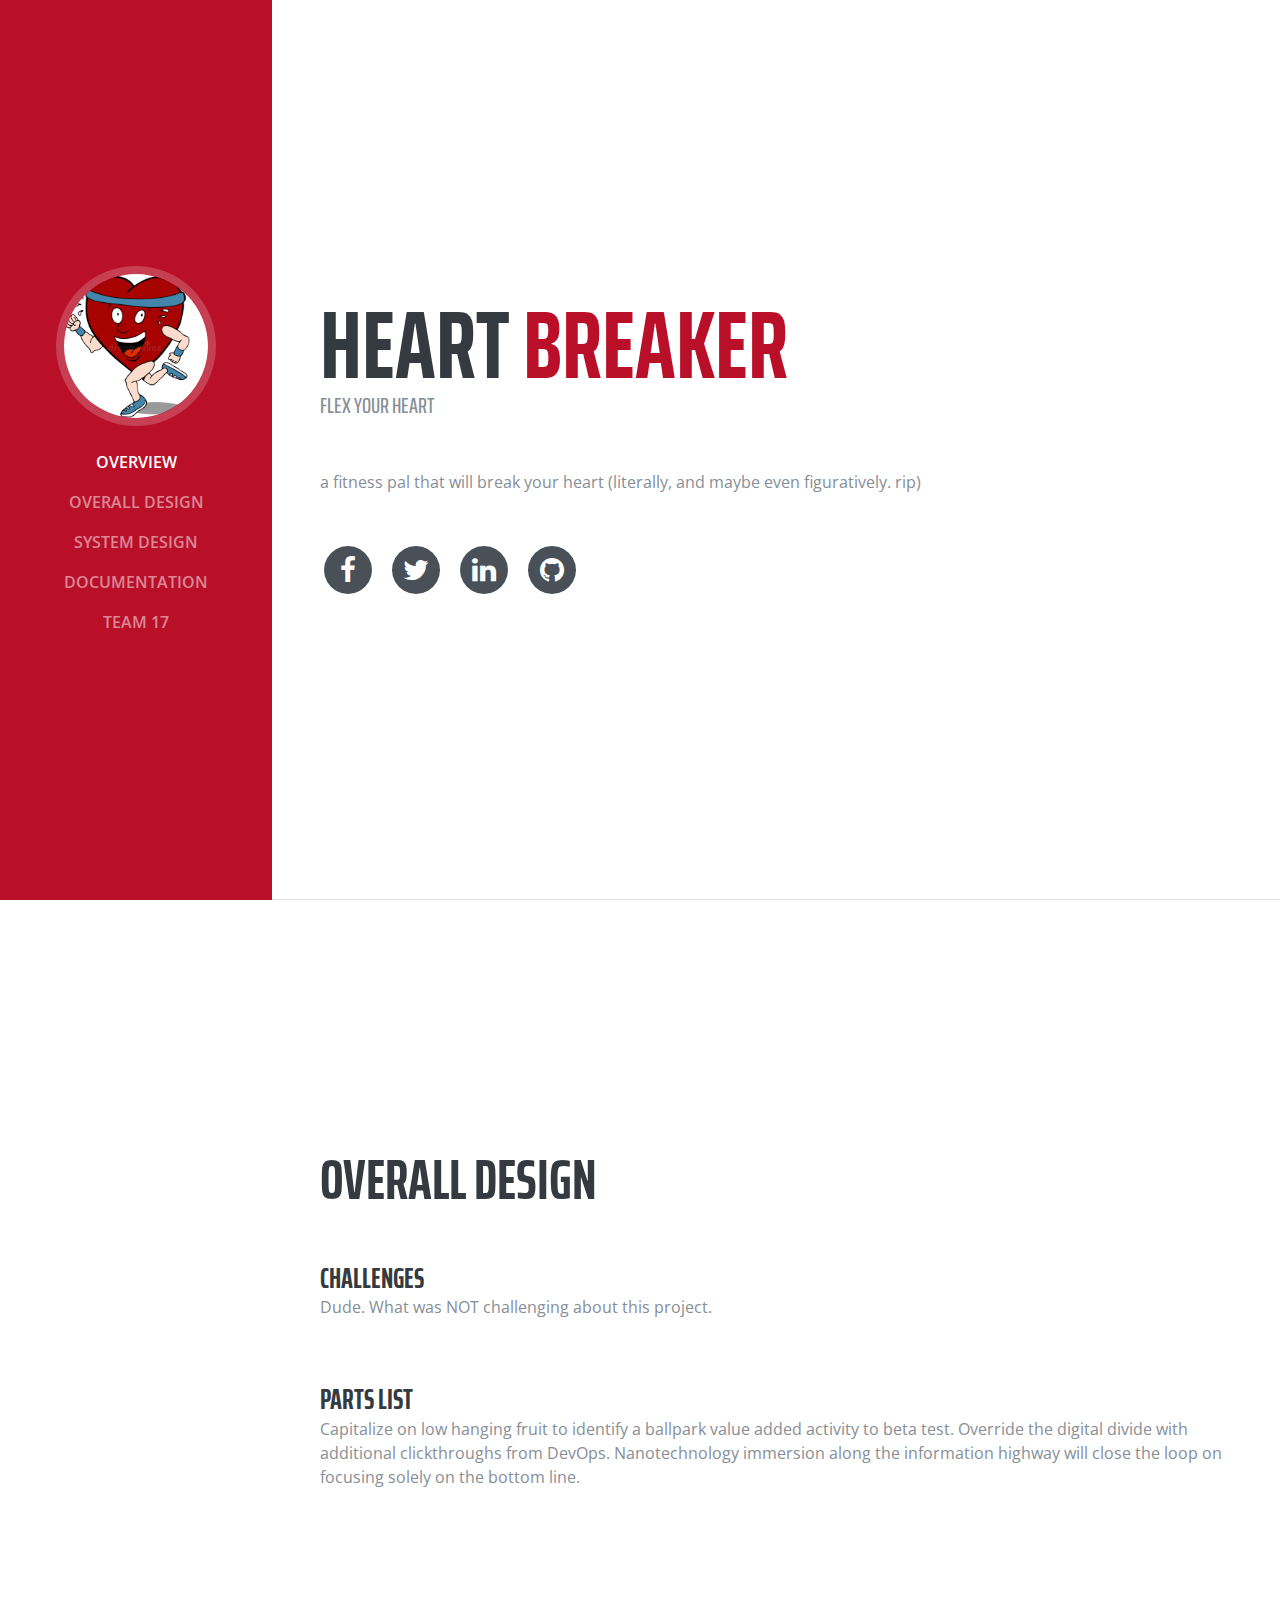
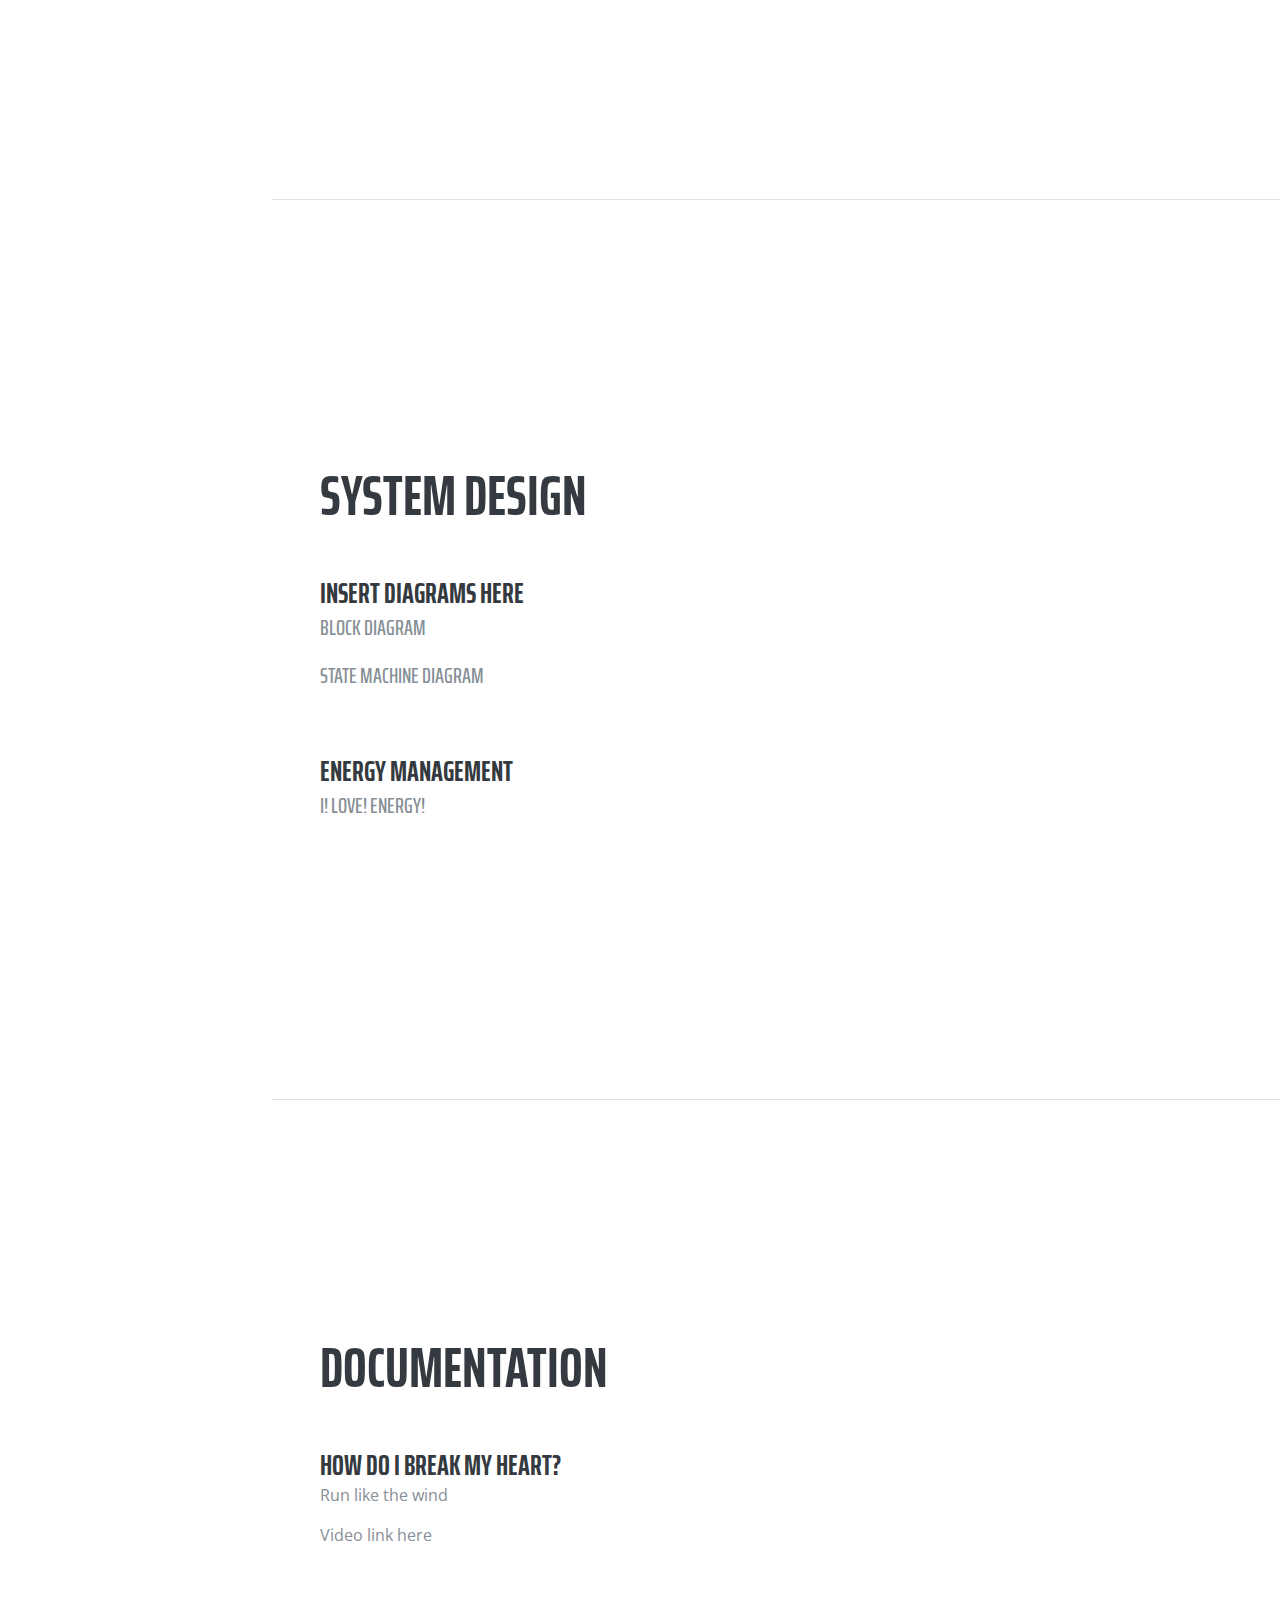
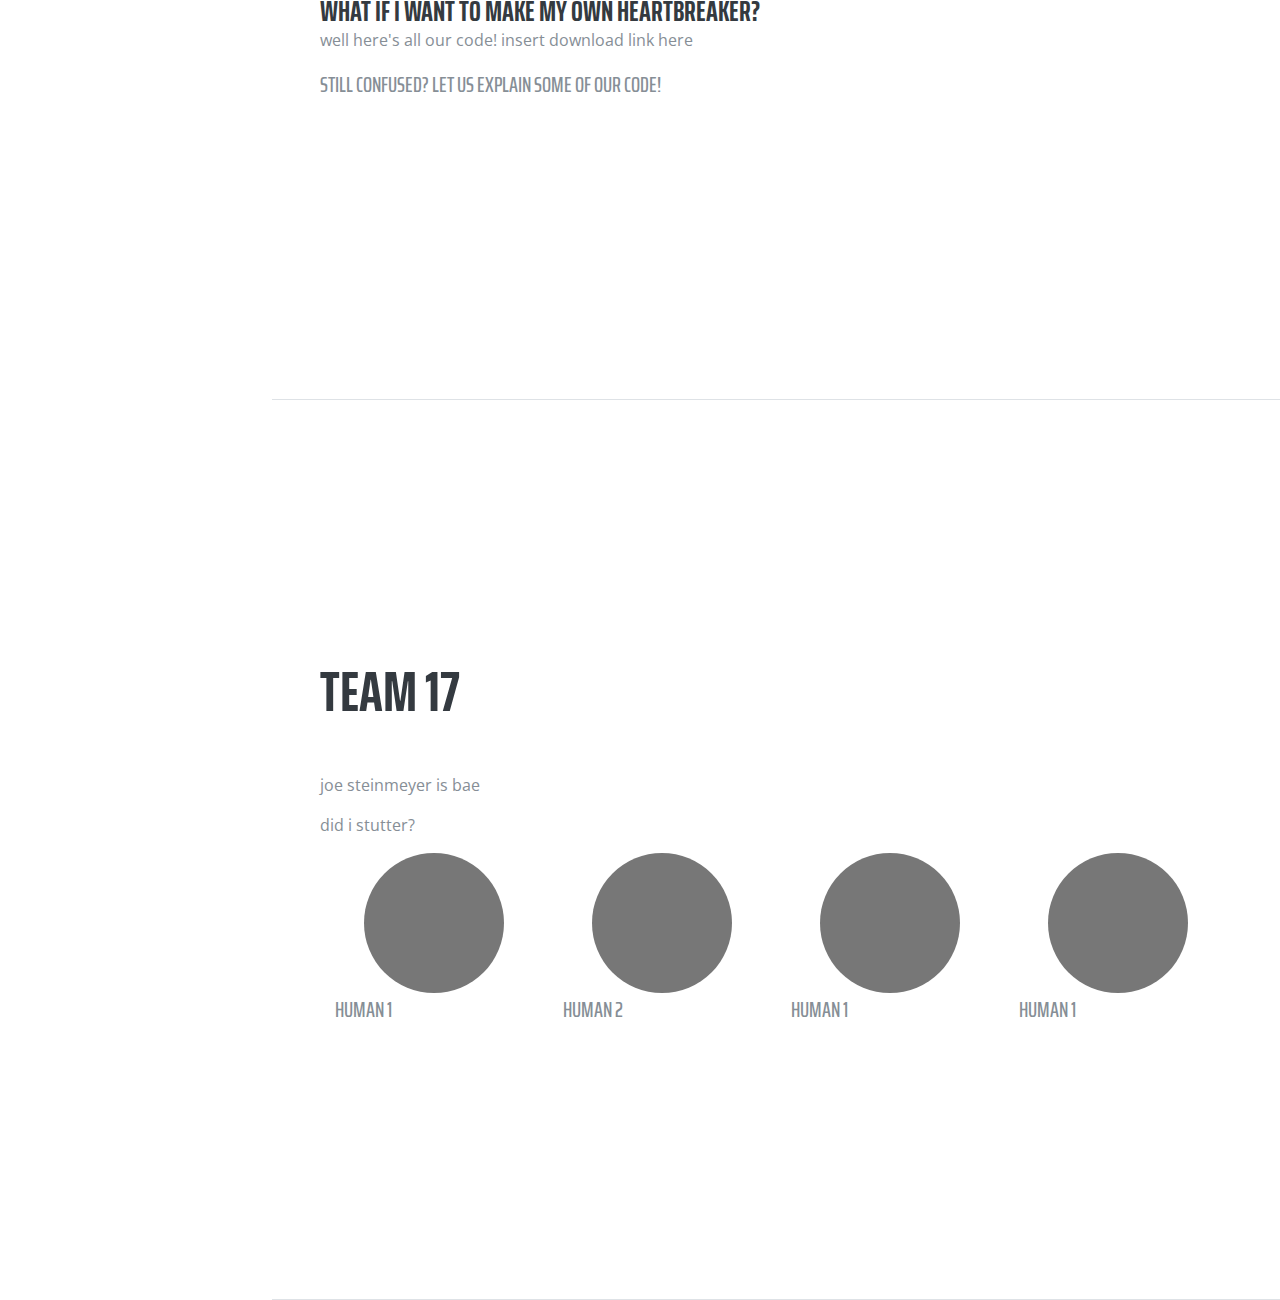
<file: home.html>
<!DOCTYPE html>
<html lang="en">



  <head>

    <meta charset="utf-8">
    <meta name="viewport" content="width=device-width, initial-scale=1, shrink-to-fit=no">
    <meta name="description" content="">
    <meta name="author" content="">

    <title>Heartbreaker</title>

    <!-- Bootstrap core CSS -->
    <link href="vendor/bootstrap/css/bootstrap.min.css" rel="stylesheet">

    <!-- Custom fonts for this template -->
    <link href="https://fonts.googleapis.com/css?family=Saira+Extra+Condensed:100,200,300,400,500,600,700,800,900" rel="stylesheet">
    <link href="https://fonts.googleapis.com/css?family=Open+Sans:300,300i,400,400i,600,600i,700,700i,800,800i" rel="stylesheet">
    <link href="vendor/font-awesome/css/font-awesome.min.css" rel="stylesheet">
    <link href="vendor/devicons/css/devicons.min.css" rel="stylesheet">
    <link href="vendor/simple-line-icons/css/simple-line-icons.css" rel="stylesheet">
<!--     <link href="//maxcdn.bootstrapcdn.com/bootstrap/3.3.1/css/bootstrap.min.css" rel="stylesheet">
    <script src="//maxcdn.bootstrapcdn.com/bootstrap/3.3.1/js/bootstrap.min.js"> </script>
 -->
    <!-- Custom styles for this template -->
    <link href="css/resume.min.css" rel="stylesheet">

  </head>

  <body id="page-top">

    <nav class="navbar navbar-expand-lg navbar-dark bg-primary fixed-top" id="sideNav">
      <a class="navbar-brand js-scroll-trigger" href="#page-top">
        <span class="d-block d-lg-none">
          HEARTBREAKER
          <!-- <img class="img-fluid" src="img/hbg.jpg" alt=""> -->
        </span>
        <span class="d-none d-lg-block">
          <img class="img-fluid img-profile rounded-circle mx-auto mb-2" src="img/heart.jpg" alt="">
        </span>
      </a>
      <button class="navbar-toggler" type="button" data-toggle="collapse" data-target="#navbarSupportedContent" aria-controls="navbarSupportedContent" aria-expanded="false" aria-label="Toggle navigation">
        <span class="navbar-toggler-icon"></span>
      </button>
      <div class="collapse navbar-collapse" id="navbarSupportedContent">
        <ul class="navbar-nav">
          <li class="nav-item">
            <a class="nav-link js-scroll-trigger" href="#about">Overview</a>
          </li>
          <li class="nav-item">
            <a class="nav-link js-scroll-trigger" href="#experience">Overall Design</a>
          </li>
          <li class="nav-item">
            <a class="nav-link js-scroll-trigger" href="#education">System Design</a>
          </li>
          <li class="nav-item">
            <a class="nav-link js-scroll-trigger" href="#skills">Documentation</a>
          </li>
          <li class="nav-item">
            <a class="nav-link js-scroll-trigger" href="#interests">Team 17</a>
          </li>
<!--           <li class="nav-item">
            <a class="nav-link js-scroll-trigger" href="#awards">Awards</a>
          </li>
 -->        </ul>
      </div>
    </nav>

    <div class="container-fluid p-0">

      <section class="resume-section p-3 p-lg-5 d-flex d-column" id="about">
        <div class="my-auto">
          <h1 class="mb-0">Heart
            <span class="text-primary">Breaker</span>
          </h1>
          <div class="subheading mb-5"> Flex your heart
          </div>
          <p class="mb-5">a fitness pal that will break your heart (literally, and maybe even figuratively. rip) </p>
          <ul class="list-inline list-social-icons mb-0">
            <li class="list-inline-item">
              <a href="#">
                <span class="fa-stack fa-lg">
                  <i class="fa fa-circle fa-stack-2x"></i>
                  <i class="fa fa-facebook fa-stack-1x fa-inverse"></i>
                </span>
              </a>
            </li>
            <li class="list-inline-item">
              <a href="#">
                <span class="fa-stack fa-lg">
                  <i class="fa fa-circle fa-stack-2x"></i>
                  <i class="fa fa-twitter fa-stack-1x fa-inverse"></i>
                </span>
              </a>
            </li>
            <li class="list-inline-item">
              <a href="#">
                <span class="fa-stack fa-lg">
                  <i class="fa fa-circle fa-stack-2x"></i>
                  <i class="fa fa-linkedin fa-stack-1x fa-inverse"></i>
                </span>
              </a>
            </li>
            <li class="list-inline-item">
              <a href="#">
                <span class="fa-stack fa-lg">
                  <i class="fa fa-circle fa-stack-2x"></i>
                  <i class="fa fa-github fa-stack-1x fa-inverse"></i>
                </span>
              </a>
            </li>
          </ul>
        </div>
      </section>

      <section class="resume-section p-3 p-lg-5 d-flex flex-column" id="experience">
        <div class="my-auto">
          <h2 class="mb-5">Overall Design</h2>

          <div class="resume-item d-flex flex-column flex-md-row mb-5">
            <div class="resume-content mr-auto">
              <h3 class="mb-0">Challenges</h3>
              <!-- <div class="subheading mb-3">Intelitec Solutions</div> -->
              <p>Dude. What was NOT challenging about this project.</p>
            </div>
          </div>

          <div class="resume-item d-flex flex-column flex-md-row mb-5">
            <div class="resume-content mr-auto">
              <h3 class="mb-0">Parts List</h3>
              <!-- <div class="subheading mb-3">Intelitec Solutions</div> -->
              <p>Capitalize on low hanging fruit to identify a ballpark value added activity to beta test. Override the digital divide with additional clickthroughs from DevOps. Nanotechnology immersion along the information highway will close the loop on focusing solely on the bottom line.</p>
            </div>
          </div>
        </div>

      </section>

      <section class="resume-section p-3 p-lg-5 d-flex flex-column" id="education">
        <div class="my-auto">
          <h2 class="mb-5">System Design</h2>

          <div class="resume-item d-flex flex-column flex-md-row mb-5">
            <div class="resume-content mr-auto">
              <h3 class="mb-0">Insert diagrams here</h3>
              <div class="subheading mb-3">Block Diagram</div>
              <div class="subheading mb-3">State Machine Diagram</div>

            </div>
          </div>

          <div class="resume-item d-flex flex-column flex-md-row">
            <div class="resume-content mr-auto">
              <h3 class="mb-0">Energy Management</h3>
              <div class="subheading mb-3">I! love! energy!</div>
            </div>
          </div>

        </div>
      </section>

      <section class="resume-section p-3 p-lg-5 d-flex flex-column" id="skills">
        <div class="my-auto">
          <h2 class="mb-5">Documentation</h2>

          <div class="resume-item d-flex flex-column flex-md-row mb-5">
            <div class="resume-content mr-auto">
              <h3 class="mb-0">How do I break my heart?</h3>
              <!-- <div class="subheading mb-3">Intelitec Solutions</div> -->
              <p>Run like the wind</p>
              <p class="mb-0">Video link here</p>
            </div>
          </div>

          <div class="resume-item d-flex flex-column flex-md-row mb-5">
            <div class="resume-content mr-auto">
              <h3 class="mb-0">What if I want to make my own heartbreaker?</h3>
              <p>well here's all our code! insert download link here </p>
              <div class="subheading mb-3">Still confused? Let us explain some of our code!</div>
            </div>
          </div>

        </div>
        </div>
      </section>

      <section class="resume-section p-3 p-lg-5 d-flex flex-column" id="interests">
        <div class="my-auto">
          <h2 class="mb-5">Team 17</h2>
          <p>joe steinmeyer is bae</p>
          <p class="mb-0">did i stutter? </p>
          <p> </p>
          <div class="container marketing">

        <!-- Three columns of text below the carousel -->
        <div class="row">
          <div class="col-lg-3">
            <img class="rounded-circle" src="[data-uri]" alt="Generic placeholder image" width="140" height="140">

            <div class="subheading mb-3">human 1</div>
          </div><!-- /.col-lg-4 -->
          <div class="col-lg-3">
            <img class="rounded-circle" src="[data-uri]" alt="Generic placeholder image" width="140" height="140">
            <div class="subheading mb-3">human 2</div>       
          </div><!-- /.col-lg-4 -->
          <div class="col-lg-3">
            <img class="rounded-circle" src="[data-uri]" alt="Generic placeholder image" width="140" height="140">
            <div class="subheading mb-3">human 1</div>
          </div><!-- /.col-lg-4 -->
          <div class="col-lg-3">
            <img class="rounded-circle" src="[data-uri]" alt="Generic placeholder image" width="140" height="140">
            <div class="subheading mb-3">human 1</div>
          </div><!-- /.col-lg-4 -->
        </div><!-- /.row -->
        </div>
      </section>

<!--       <section class="resume-section p-3 p-lg-5 d-flex flex-column" id="awards">
        <div class="my-auto">
          <h2 class="mb-5">Awards &amp; Certifications</h2>
          <ul class="fa-ul mb-0">
            <li>
              <i class="fa-li fa fa-trophy text-warning"></i>
              Google Analytics Certified Developer</li>
            <li>
              <i class="fa-li fa fa-trophy text-warning"></i>
              Mobile Web Specialist - Google Certification</li>
            <li>
              <i class="fa-li fa fa-trophy text-warning"></i>
              1<sup>st</sup>
              Place - University of Colorado Boulder - Emerging Tech Competition 2009</li>
            <li>
              <i class="fa-li fa fa-trophy text-warning"></i>
              1<sup>st</sup>
              Place - University of Colorado Boulder - Adobe Creative Jam 2008 (UI Design Category)</li>
            <li>
              <i class="fa-li fa fa-trophy text-warning"></i>
              2<sup>nd</sup>
              Place - University of Colorado Boulder - Emerging Tech Competition 2008</li>
            <li>
            <li>
              <i class="fa-li fa fa-trophy text-warning"></i>
              1<sup>st</sup>
              Place - James Buchanan High School - Hackathon 2006</li>
            <li>
              <i class="fa-li fa fa-trophy text-warning"></i>
              3<sup>rd</sup>
              Place - James Buchanan High School - Hackathon 2005</li>
          </ul>
        </div>
      </section>
 -->
    </div>

    <!-- Bootstrap core JavaScript -->
    <script src="vendor/jquery/jquery.min.js"></script>
    <script src="vendor/bootstrap/js/bootstrap.bundle.min.js"></script>

    <!-- Plugin JavaScript -->
    <script src="vendor/jquery-easing/jquery.easing.min.js"></script>

    <!-- Custom scripts for this template -->
    <script src="js/resume.min.js"></script>

  </body>

</html>
</file>
<file: vendor/simple-line-icons/css/simple-line-icons.css>
@font-face {
  font-family: 'simple-line-icons';
  src: url('../fonts/Simple-Line-Icons.eot?v=2.4.0');
  src: url('../fonts/Simple-Line-Icons.eot?v=2.4.0#iefix') format('embedded-opentype'), url('../fonts/Simple-Line-Icons.woff2?v=2.4.0') format('woff2'), url('../fonts/Simple-Line-Icons.ttf?v=2.4.0') format('truetype'), url('../fonts/Simple-Line-Icons.woff?v=2.4.0') format('woff'), url('../fonts/Simple-Line-Icons.svg?v=2.4.0#simple-line-icons') format('svg');
  font-weight: normal;
  font-style: normal;
}
/*
 Use the following CSS code if you want to have a class per icon.
 Instead of a list of all class selectors, you can use the generic [class*="icon-"] selector, but it's slower:
*/
.icon-user,
.icon-people,
.icon-user-female,
.icon-user-follow,
.icon-user-following,
.icon-user-unfollow,
.icon-login,
.icon-logout,
.icon-emotsmile,
.icon-phone,
.icon-call-end,
.icon-call-in,
.icon-call-out,
.icon-map,
.icon-location-pin,
.icon-direction,
.icon-directions,
.icon-compass,
.icon-layers,
.icon-menu,
.icon-list,
.icon-options-vertical,
.icon-options,
.icon-arrow-down,
.icon-arrow-left,
.icon-arrow-right,
.icon-arrow-up,
.icon-arrow-up-circle,
.icon-arrow-left-circle,
.icon-arrow-right-circle,
.icon-arrow-down-circle,
.icon-check,
.icon-clock,
.icon-plus,
.icon-minus,
.icon-close,
.icon-event,
.icon-exclamation,
.icon-organization,
.icon-trophy,
.icon-screen-smartphone,
.icon-screen-desktop,
.icon-plane,
.icon-notebook,
.icon-mustache,
.icon-mouse,
.icon-magnet,
.icon-energy,
.icon-disc,
.icon-cursor,
.icon-cursor-move,
.icon-crop,
.icon-chemistry,
.icon-speedometer,
.icon-shield,
.icon-screen-tablet,
.icon-magic-wand,
.icon-hourglass,
.icon-graduation,
.icon-ghost,
.icon-game-controller,
.icon-fire,
.icon-eyeglass,
.icon-envelope-open,
.icon-envelope-letter,
.icon-bell,
.icon-badge,
.icon-anchor,
.icon-wallet,
.icon-vector,
.icon-speech,
.icon-puzzle,
.icon-printer,
.icon-present,
.icon-playlist,
.icon-pin,
.icon-picture,
.icon-handbag,
.icon-globe-alt,
.icon-globe,
.icon-folder-alt,
.icon-folder,
.icon-film,
.icon-feed,
.icon-drop,
.icon-drawer,
.icon-docs,
.icon-doc,
.icon-diamond,
.icon-cup,
.icon-calculator,
.icon-bubbles,
.icon-briefcase,
.icon-book-open,
.icon-basket-loaded,
.icon-basket,
.icon-bag,
.icon-action-undo,
.icon-action-redo,
.icon-wrench,
.icon-umbrella,
.icon-trash,
.icon-tag,
.icon-support,
.icon-frame,
.icon-size-fullscreen,
.icon-size-actual,
.icon-shuffle,
.icon-share-alt,
.icon-share,
.icon-rocket,
.icon-question,
.icon-pie-chart,
.icon-pencil,
.icon-note,
.icon-loop,
.icon-home,
.icon-grid,
.icon-graph,
.icon-microphone,
.icon-music-tone-alt,
.icon-music-tone,
.icon-earphones-alt,
.icon-earphones,
.icon-equalizer,
.icon-like,
.icon-dislike,
.icon-control-start,
.icon-control-rewind,
.icon-control-play,
.icon-control-pause,
.icon-control-forward,
.icon-control-end,
.icon-volume-1,
.icon-volume-2,
.icon-volume-off,
.icon-calendar,
.icon-bulb,
.icon-chart,
.icon-ban,
.icon-bubble,
.icon-camrecorder,
.icon-camera,
.icon-cloud-download,
.icon-cloud-upload,
.icon-envelope,
.icon-eye,
.icon-flag,
.icon-heart,
.icon-info,
.icon-key,
.icon-link,
.icon-lock,
.icon-lock-open,
.icon-magnifier,
.icon-magnifier-add,
.icon-magnifier-remove,
.icon-paper-clip,
.icon-paper-plane,
.icon-power,
.icon-refresh,
.icon-reload,
.icon-settings,
.icon-star,
.icon-symbol-female,
.icon-symbol-male,
.icon-target,
.icon-credit-card,
.icon-paypal,
.icon-social-tumblr,
.icon-social-twitter,
.icon-social-facebook,
.icon-social-instagram,
.icon-social-linkedin,
.icon-social-pinterest,
.icon-social-github,
.icon-social-google,
.icon-social-reddit,
.icon-social-skype,
.icon-social-dribbble,
.icon-social-behance,
.icon-social-foursqare,
.icon-social-soundcloud,
.icon-social-spotify,
.icon-social-stumbleupon,
.icon-social-youtube,
.icon-social-dropbox,
.icon-social-vkontakte,
.icon-social-steam {
  font-family: 'simple-line-icons';
  speak: none;
  font-style: normal;
  font-weight: normal;
  font-variant: normal;
  text-transform: none;
  line-height: 1;
  /* Better Font Rendering =========== */
  -webkit-font-smoothing: antialiased;
  -moz-osx-font-smoothing: grayscale;
}
.icon-user:before {
  content: "\e005";
}
.icon-people:before {
  content: "\e001";
}
.icon-user-female:before {
  content: "\e000";
}
.icon-user-follow:before {
  content: "\e002";
}
.icon-user-following:before {
  content: "\e003";
}
.icon-user-unfollow:before {
  content: "\e004";
}
.icon-login:before {
  content: "\e066";
}
.icon-logout:before {
  content: "\e065";
}
.icon-emotsmile:before {
  content: "\e021";
}
.icon-phone:before {
  content: "\e600";
}
.icon-call-end:before {
  content: "\e048";
}
.icon-call-in:before {
  content: "\e047";
}
.icon-call-out:before {
  content: "\e046";
}
.icon-map:before {
  content: "\e033";
}
.icon-location-pin:before {
  content: "\e096";
}
.icon-direction:before {
  content: "\e042";
}
.icon-directions:before {
  content: "\e041";
}
.icon-compass:before {
  content: "\e045";
}
.icon-layers:before {
  content: "\e034";
}
.icon-menu:before {
  content: "\e601";
}
.icon-list:before {
  content: "\e067";
}
.icon-options-vertical:before {
  content: "\e602";
}
.icon-options:before {
  content: "\e603";
}
.icon-arrow-down:before {
  content: "\e604";
}
.icon-arrow-left:before {
  content: "\e605";
}
.icon-arrow-right:before {
  content: "\e606";
}
.icon-arrow-up:before {
  content: "\e607";
}
.icon-arrow-up-circle:before {
  content: "\e078";
}
.icon-arrow-left-circle:before {
  content: "\e07a";
}
.icon-arrow-right-circle:before {
  content: "\e079";
}
.icon-arrow-down-circle:before {
  content: "\e07b";
}
.icon-check:before {
  content: "\e080";
}
.icon-clock:before {
  content: "\e081";
}
.icon-plus:before {
  content: "\e095";
}
.icon-minus:before {
  content: "\e615";
}
.icon-close:before {
  content: "\e082";
}
.icon-event:before {
  content: "\e619";
}
.icon-exclamation:before {
  content: "\e617";
}
.icon-organization:before {
  content: "\e616";
}
.icon-trophy:before {
  content: "\e006";
}
.icon-screen-smartphone:before {
  content: "\e010";
}
.icon-screen-desktop:before {
  content: "\e011";
}
.icon-plane:before {
  content: "\e012";
}
.icon-notebook:before {
  content: "\e013";
}
.icon-mustache:before {
  content: "\e014";
}
.icon-mouse:before {
  content: "\e015";
}
.icon-magnet:before {
  content: "\e016";
}
.icon-energy:before {
  content: "\e020";
}
.icon-disc:before {
  content: "\e022";
}
.icon-cursor:before {
  content: "\e06e";
}
.icon-cursor-move:before {
  content: "\e023";
}
.icon-crop:before {
  content: "\e024";
}
.icon-chemistry:before {
  content: "\e026";
}
.icon-speedometer:before {
  content: "\e007";
}
.icon-shield:before {
  content: "\e00e";
}
.icon-screen-tablet:before {
  content: "\e00f";
}
.icon-magic-wand:before {
  content: "\e017";
}
.icon-hourglass:before {
  content: "\e018";
}
.icon-graduation:before {
  content: "\e019";
}
.icon-ghost:before {
  content: "\e01a";
}
.icon-game-controller:before {
  content: "\e01b";
}
.icon-fire:before {
  content: "\e01c";
}
.icon-eyeglass:before {
  content: "\e01d";
}
.icon-envelope-open:before {
  content: "\e01e";
}
.icon-envelope-letter:before {
  content: "\e01f";
}
.icon-bell:before {
  content: "\e027";
}
.icon-badge:before {
  content: "\e028";
}
.icon-anchor:before {
  content: "\e029";
}
.icon-wallet:before {
  content: "\e02a";
}
.icon-vector:before {
  content: "\e02b";
}
.icon-speech:before {
  content: "\e02c";
}
.icon-puzzle:before {
  content: "\e02d";
}
.icon-printer:before {
  content: "\e02e";
}
.icon-present:before {
  content: "\e02f";
}
.icon-playlist:before {
  content: "\e030";
}
.icon-pin:before {
  content: "\e031";
}
.icon-picture:before {
  content: "\e032";
}
.icon-handbag:before {
  content: "\e035";
}
.icon-globe-alt:before {
  content: "\e036";
}
.icon-globe:before {
  content: "\e037";
}
.icon-folder-alt:before {
  content: "\e039";
}
.icon-folder:before {
  content: "\e089";
}
.icon-film:before {
  content: "\e03a";
}
.icon-feed:before {
  content: "\e03b";
}
.icon-drop:before {
  content: "\e03e";
}
.icon-drawer:before {
  content: "\e03f";
}
.icon-docs:before {
  content: "\e040";
}
.icon-doc:before {
  content: "\e085";
}
.icon-diamond:before {
  content: "\e043";
}
.icon-cup:before {
  content: "\e044";
}
.icon-calculator:before {
  content: "\e049";
}
.icon-bubbles:before {
  content: "\e04a";
}
.icon-briefcase:before {
  content: "\e04b";
}
.icon-book-open:before {
  content: "\e04c";
}
.icon-basket-loaded:before {
  content: "\e04d";
}
.icon-basket:before {
  content: "\e04e";
}
.icon-bag:before {
  content: "\e04f";
}
.icon-action-undo:before {
  content: "\e050";
}
.icon-action-redo:before {
  content: "\e051";
}
.icon-wrench:before {
  content: "\e052";
}
.icon-umbrella:before {
  content: "\e053";
}
.icon-trash:before {
  content: "\e054";
}
.icon-tag:before {
  content: "\e055";
}
.icon-support:before {
  content: "\e056";
}
.icon-frame:before {
  content: "\e038";
}
.icon-size-fullscreen:before {
  content: "\e057";
}
.icon-size-actual:before {
  content: "\e058";
}
.icon-shuffle:before {
  content: "\e059";
}
.icon-share-alt:before {
  content: "\e05a";
}
.icon-share:before {
  content: "\e05b";
}
.icon-rocket:before {
  content: "\e05c";
}
.icon-question:before {
  content: "\e05d";
}
.icon-pie-chart:before {
  content: "\e05e";
}
.icon-pencil:before {
  content: "\e05f";
}
.icon-note:before {
  content: "\e060";
}
.icon-loop:before {
  content: "\e064";
}
.icon-home:before {
  content: "\e069";
}
.icon-grid:before {
  content: "\e06a";
}
.icon-graph:before {
  content: "\e06b";
}
.icon-microphone:before {
  content: "\e063";
}
.icon-music-tone-alt:before {
  content: "\e061";
}
.icon-music-tone:before {
  content: "\e062";
}
.icon-earphones-alt:before {
  content: "\e03c";
}
.icon-earphones:before {
  content: "\e03d";
}
.icon-equalizer:before {
  content: "\e06c";
}
.icon-like:before {
  content: "\e068";
}
.icon-dislike:before {
  content: "\e06d";
}
.icon-control-start:before {
  content: "\e06f";
}
.icon-control-rewind:before {
  content: "\e070";
}
.icon-control-play:before {
  content: "\e071";
}
.icon-control-pause:before {
  content: "\e072";
}
.icon-control-forward:before {
  content: "\e073";
}
.icon-control-end:before {
  content: "\e074";
}
.icon-volume-1:before {
  content: "\e09f";
}
.icon-volume-2:before {
  content: "\e0a0";
}
.icon-volume-off:before {
  content: "\e0a1";
}
.icon-calendar:before {
  content: "\e075";
}
.icon-bulb:before {
  content: "\e076";
}
.icon-chart:before {
  content: "\e077";
}
.icon-ban:before {
  content: "\e07c";
}
.icon-bubble:before {
  content: "\e07d";
}
.icon-camrecorder:before {
  content: "\e07e";
}
.icon-camera:before {
  content: "\e07f";
}
.icon-cloud-download:before {
  content: "\e083";
}
.icon-cloud-upload:before {
  content: "\e084";
}
.icon-envelope:before {
  content: "\e086";
}
.icon-eye:before {
  content: "\e087";
}
.icon-flag:before {
  content: "\e088";
}
.icon-heart:before {
  content: "\e08a";
}
.icon-info:before {
  content: "\e08b";
}
.icon-key:before {
  content: "\e08c";
}
.icon-link:before {
  content: "\e08d";
}
.icon-lock:before {
  content: "\e08e";
}
.icon-lock-open:before {
  content: "\e08f";
}
.icon-magnifier:before {
  content: "\e090";
}
.icon-magnifier-add:before {
  content: "\e091";
}
.icon-magnifier-remove:before {
  content: "\e092";
}
.icon-paper-clip:before {
  content: "\e093";
}
.icon-paper-plane:before {
  content: "\e094";
}
.icon-power:before {
  content: "\e097";
}
.icon-refresh:before {
  content: "\e098";
}
.icon-reload:before {
  content: "\e099";
}
.icon-settings:before {
  content: "\e09a";
}
.icon-star:before {
  content: "\e09b";
}
.icon-symbol-female:before {
  content: "\e09c";
}
.icon-symbol-male:before {
  content: "\e09d";
}
.icon-target:before {
  content: "\e09e";
}
.icon-credit-card:before {
  content: "\e025";
}
.icon-paypal:before {
  content: "\e608";
}
.icon-social-tumblr:before {
  content: "\e00a";
}
.icon-social-twitter:before {
  content: "\e009";
}
.icon-social-facebook:before {
  content: "\e00b";
}
.icon-social-instagram:before {
  content: "\e609";
}
.icon-social-linkedin:before {
  content: "\e60a";
}
.icon-social-pinterest:before {
  content: "\e60b";
}
.icon-social-github:before {
  content: "\e60c";
}
.icon-social-google:before {
  content: "\e60d";
}
.icon-social-reddit:before {
  content: "\e60e";
}
.icon-social-skype:before {
  content: "\e60f";
}
.icon-social-dribbble:before {
  content: "\e00d";
}
.icon-social-behance:before {
  content: "\e610";
}
.icon-social-foursqare:before {
  content: "\e611";
}
.icon-social-soundcloud:before {
  content: "\e612";
}
.icon-social-spotify:before {
  content: "\e613";
}
.icon-social-stumbleupon:before {
  content: "\e614";
}
.icon-social-youtube:before {
  content: "\e008";
}
.icon-social-dropbox:before {
  content: "\e00c";
}
.icon-social-vkontakte:before {
  content: "\e618";
}
.icon-social-steam:before {
  content: "\e620";
}
</file>
<file: vendor/devicons/css/devicons.min.css>
/*!
 *  Devicons 1.8.0 made by Theodore Vorillas / http://vorillaz.com 
 */
@font-face{font-family:devicons;src:url(../fonts/devicons.eot?xqxft6);src:url(../fonts/devicons.eot?#iefixxqxft6) format("embedded-opentype"),url(../fonts/devicons.woff?xqxft6) format("woff"),url(../fonts/devicons.ttf?xqxft6) format("truetype"),url(../fonts/devicons.svg?xqxft6#devicons) format("svg");font-weight:400;font-style:normal}.devicons{font-family:devicons;speak:none;font-style:normal;font-weight:400;font-variant:normal;text-transform:none;line-height:1;-webkit-font-smoothing:antialiased;-moz-osx-font-smoothing:grayscale}.devicons-git:before{content:"\e602"}.devicons-git_compare:before{content:"\e628"}.devicons-git_branch:before{content:"\e625"}.devicons-git_commit:before{content:"\e629"}.devicons-git_pull_request:before{content:"\e626"}.devicons-git_merge:before{content:"\e627"}.devicons-bitbucket:before{content:"\e603"}.devicons-github_alt:before{content:"\e608"}.devicons-github_badge:before{content:"\e609"}.devicons-github:before{content:"\e60a"}.devicons-github_full:before{content:"\e617"}.devicons-java:before{content:"\e638"}.devicons-ruby:before{content:"\e639"}.devicons-scala:before{content:"\e637"}.devicons-python:before{content:"\e63c"}.devicons-go:before{content:"\e624"}.devicons-ruby_on_rails:before{content:"\e63b"}.devicons-django:before{content:"\e61d"}.devicons-markdown:before{content:"\e63e"}.devicons-php:before{content:"\e63d"}.devicons-mysql:before{content:"\e604"}.devicons-streamline:before{content:"\e605"}.devicons-database:before{content:"\e606"}.devicons-laravel:before{content:"\e63f"}.devicons-javascript:before{content:"\e64e"}.devicons-angular:before{content:"\e653"}.devicons-backbone:before{content:"\e652"}.devicons-coffeescript:before{content:"\e651"}.devicons-jquery:before{content:"\e650"}.devicons-modernizr:before{content:"\e620"}.devicons-jquery_ui:before{content:"\e654"}.devicons-ember:before{content:"\e61b"}.devicons-dojo:before{content:"\e61c"}.devicons-nodejs:before{content:"\e619"}.devicons-nodejs_small:before{content:"\e618"}.devicons-javascript_shield:before{content:"\e64f"}.devicons-bootstrap:before{content:"\e647"}.devicons-sass:before{content:"\e64b"}.devicons-css3_full:before{content:"\e64a"}.devicons-css3:before{content:"\e649"}.devicons-html5:before{content:"\e636"}.devicons-html5_multimedia:before{content:"\e632"}.devicons-html5_device_access:before{content:"\e633"}.devicons-html5_3d_effects:before{content:"\e635"}.devicons-html5_connectivity:before{content:"\e634"}.devicons-ghost_small:before{content:"\e614"}.devicons-ghost:before{content:"\e61f"}.devicons-magento:before{content:"\e640"}.devicons-joomla:before{content:"\e641"}.devicons-jekyll_small:before{content:"\e60d"}.devicons-drupal:before{content:"\e642"}.devicons-wordpress:before{content:"\e60b"}.devicons-grunt:before{content:"\e64c"}.devicons-bower:before{content:"\e64d"}.devicons-npm:before{content:"\e61e"}.devicons-yahoo_small:before{content:"\e62b"}.devicons-yahoo:before{content:"\e615"}.devicons-bing_small:before{content:"\e600"}.devicons-windows:before{content:"\e60f"}.devicons-linux:before{content:"\e612"}.devicons-ubuntu:before{content:"\e63a"}.devicons-android:before{content:"\e60e"}.devicons-apple:before{content:"\e611"}.devicons-appstore:before{content:"\e613"}.devicons-phonegap:before{content:"\e630"}.devicons-blackberry:before{content:"\e623"}.devicons-stackoverflow:before{content:"\e610"}.devicons-techcrunch:before{content:"\e62c"}.devicons-codrops:before{content:"\e62f"}.devicons-css_tricks:before{content:"\e601"}.devicons-smashing_magazine:before{content:"\e62d"}.devicons-netmagazine:before{content:"\e62e"}.devicons-codepen:before{content:"\e616"}.devicons-cssdeck:before{content:"\e62a"}.devicons-hackernews:before{content:"\e61a"}.devicons-dropbox:before{content:"\e607"}.devicons-google_drive:before{content:"\e631"}.devicons-visualstudio:before{content:"\e60c"}.devicons-unity_small:before{content:"\e621"}.devicons-raspberry_pi:before{content:"\e622"}.devicons-chrome:before{content:"\e643"}.devicons-ie:before{content:"\e644"}.devicons-firefox:before{content:"\e645"}.devicons-opera:before{content:"\e646"}.devicons-safari:before{content:"\e648"}.devicons-swift:before{content:"\e655"}.devicons-symfony:before{content:"\e656"}.devicons-symfony_badge:before{content:"\e657"}.devicons-less:before{content:"\e658"}.devicons-stylus:before{content:"\e659"}.devicons-trello:before{content:"\e65a"}.devicons-atlassian:before{content:"\e65b"}.devicons-jira:before{content:"\e65c"}.devicons-envato:before{content:"\e65d"}.devicons-snap_svg:before{content:"\e65e"}.devicons-raphael:before{content:"\e65f"}.devicons-google_analytics:before{content:"\e660"}.devicons-compass:before{content:"\e661"}.devicons-onedrive:before{content:"\e662"}.devicons-gulp:before{content:"\e663"}.devicons-atom:before{content:"\e664"}.devicons-cisco:before{content:"\e665"}.devicons-nancy:before{content:"\e666"}.devicons-clojure:before{content:"\e668"}.devicons-clojure_alt:before{content:"\e66a"}.devicons-perl:before{content:"\e669"}.devicons-celluloid:before{content:"\e66b"}.devicons-w3c:before{content:"\e66c"}.devicons-redis:before{content:"\e66d"}.devicons-postgresql:before{content:"\e66e"}.devicons-webplatform:before{content:"\e66f"}.devicons-jenkins:before{content:"\e667"}.devicons-requirejs:before{content:"\e670"}.devicons-opensource:before{content:"\e671"}.devicons-typo3:before{content:"\e672"}.devicons-uikit:before{content:"\e673"}.devicons-doctrine:before{content:"\e674"}.devicons-groovy:before{content:"\e675"}.devicons-nginx:before{content:"\e676"}.devicons-haskell:before{content:"\e677"}.devicons-zend:before{content:"\e678"}.devicons-gnu:before{content:"\e679"}.devicons-yeoman:before{content:"\e67a"}.devicons-heroku:before{content:"\e67b"}.devicons-debian:before{content:"\e67d"}.devicons-travis:before{content:"\e67e"}.devicons-dotnet:before{content:"\e67f"}.devicons-codeigniter:before{content:"\e680"}.devicons-javascript_badge:before{content:"\e681"}.devicons-yii:before{content:"\e682"}.devicons-msql_server:before{content:"\e67c"}.devicons-composer:before{content:"\e683"}.devicons-krakenjs_badge:before{content:"\e684"}.devicons-krakenjs:before{content:"\e685"}.devicons-mozilla:before{content:"\e686"}.devicons-firebase:before{content:"\e687"}.devicons-sizzlejs:before{content:"\e688"}.devicons-creativecommons:before{content:"\e689"}.devicons-creativecommons_badge:before{content:"\e68a"}.devicons-mitlicence:before{content:"\e68b"}.devicons-senchatouch:before{content:"\e68c"}.devicons-bugsense:before{content:"\e68d"}.devicons-extjs:before{content:"\e68e"}.devicons-mootools_badge:before{content:"\e68f"}.devicons-mootools:before{content:"\e690"}.devicons-ruby_rough:before{content:"\e691"}.devicons-komodo:before{content:"\e692"}.devicons-coda:before{content:"\e693"}.devicons-bintray:before{content:"\e694"}.devicons-terminal:before{content:"\e695"}.devicons-code:before{content:"\e696"}.devicons-responsive:before{content:"\e697"}.devicons-dart:before{content:"\e698"}.devicons-aptana:before{content:"\e699"}.devicons-mailchimp:before{content:"\e69a"}.devicons-netbeans:before{content:"\e69b"}.devicons-dreamweaver:before{content:"\e69c"}.devicons-brackets:before{content:"\e69d"}.devicons-eclipse:before{content:"\e69e"}.devicons-cloud9:before{content:"\e69f"}.devicons-scrum:before{content:"\e6a0"}.devicons-prolog:before{content:"\e6a1"}.devicons-terminal_badge:before{content:"\e6a2"}.devicons-code_badge:before{content:"\e6a3"}.devicons-mongodb:before{content:"\e6a4"}.devicons-meteor:before{content:"\e6a5"}.devicons-meteorfull:before{content:"\e6a6"}.devicons-fsharp:before{content:"\e6a7"}.devicons-rust:before{content:"\e6a8"}.devicons-ionic:before{content:"\e6a9"}.devicons-sublime:before{content:"\e6aa"}.devicons-appcelerator:before{content:"\e6ab"}.devicons-asterisk:before{content:"\e6ac"}.devicons-aws:before{content:"\e6ad"}.devicons-digital-ocean:before{content:"\e6ae"}.devicons-dlang:before{content:"\e6af"}.devicons-docker:before{content:"\e6b0"}.devicons-erlang:before{content:"\e6b1"}.devicons-google-cloud-platform:before{content:"\e6b2"}.devicons-grails:before{content:"\e6b3"}.devicons-illustrator:before{content:"\e6b4"}.devicons-intellij:before{content:"\e6b5"}.devicons-materializecss:before{content:"\e6b6"}.devicons-openshift:before{content:"\e6b7"}.devicons-photoshop:before{content:"\e6b8"}.devicons-rackspace:before{content:"\e6b9"}.devicons-react:before{content:"\e6ba"}.devicons-redhat:before{content:"\e6bb"}.devicons-scriptcs:before{content:"\e6bc"}.devicons-sqllite:before{content:"\e6c4"}.devicons-vim:before{content:"\e6c5"}
</file>
<file: css/resume.min.css>
body{font-family:'Open Sans',serif;padding-top:54px;color:#868e96}@media (min-width:992px){body{padding-top:0;padding-left:17rem}}h1,h2,h3,h4,h5,h6{font-family:'Saira Extra Condensed',serif;font-weight:700;text-transform:uppercase;color:#343a40}h1{font-size:6rem;line-height:5.5rem}h2{font-size:3.5rem}.subheading{text-transform:uppercase;font-weight:500;font-family:'Saira Extra Condensed',serif;font-size:1.35rem;}.rounded-circle{display:block;margin:auto;}.list-social-icons a{color:#495057}.list-social-icons a:hover{color:#bd5d38}.list-social-icons a .fa-lg{font-size:1.75rem}.list-icons{font-size:3rem}.list-icons .list-inline-item i:hover{color:#bd5d38}#sideNav .navbar-nav .nav-item .nav-link{font-weight:600;text-transform:uppercase}@media (min-width:992px){#sideNav{text-align:center;position:fixed;top:0;left:0;display:flex;flex-direction:column;width:17rem;height:100vh}#sideNav .navbar-brand{display:flex;margin:auto auto 0;padding:.5rem}#sideNav .navbar-brand .img-profile{max-width:10rem;max-height:10rem;border:.5rem solid rgba(255,255,255,.2)}#sideNav .navbar-collapse{display:flex;align-items:flex-start;flex-grow:0;width:100%;margin-bottom:auto}#sideNav .navbar-collapse .navbar-nav{flex-direction:column;width:100%}#sideNav .navbar-collapse .navbar-nav .nav-item{display:block}#sideNav .navbar-collapse .navbar-nav .nav-item .nav-link{display:block}}section.resume-section{border-bottom:1px solid #dee2e6;padding-top:5rem!important;padding-bottom:5rem!important}section.resume-section .resume-item .resume-date{min-width:none}@media (min-width:768px){section.resume-section{min-height:100vh}section.resume-section .resume-item .resume-date{min-width:18rem}}@media (min-width:992px){section.resume-section{padding-top:3rem!important;padding-bottom:3rem!important}}.bg-primary{background-color:#b90f29!important}.text-primary{color:#b90f29!important}a{color:#bd5d38}a:active,a:focus,a:hover{color:#824027}.machine{height:30%;width:30%;}.bullet{font-family: 'Open Sans',serif;font-size: 1rem;font-weight:400;line-height: 1.5;text-transform: none;}.energy{height:60%;width:60%;}.pink{height:60%;width:60%;}.human-pic{display:block;margin:auto;}.human-text{text-align: center;}
</file>
